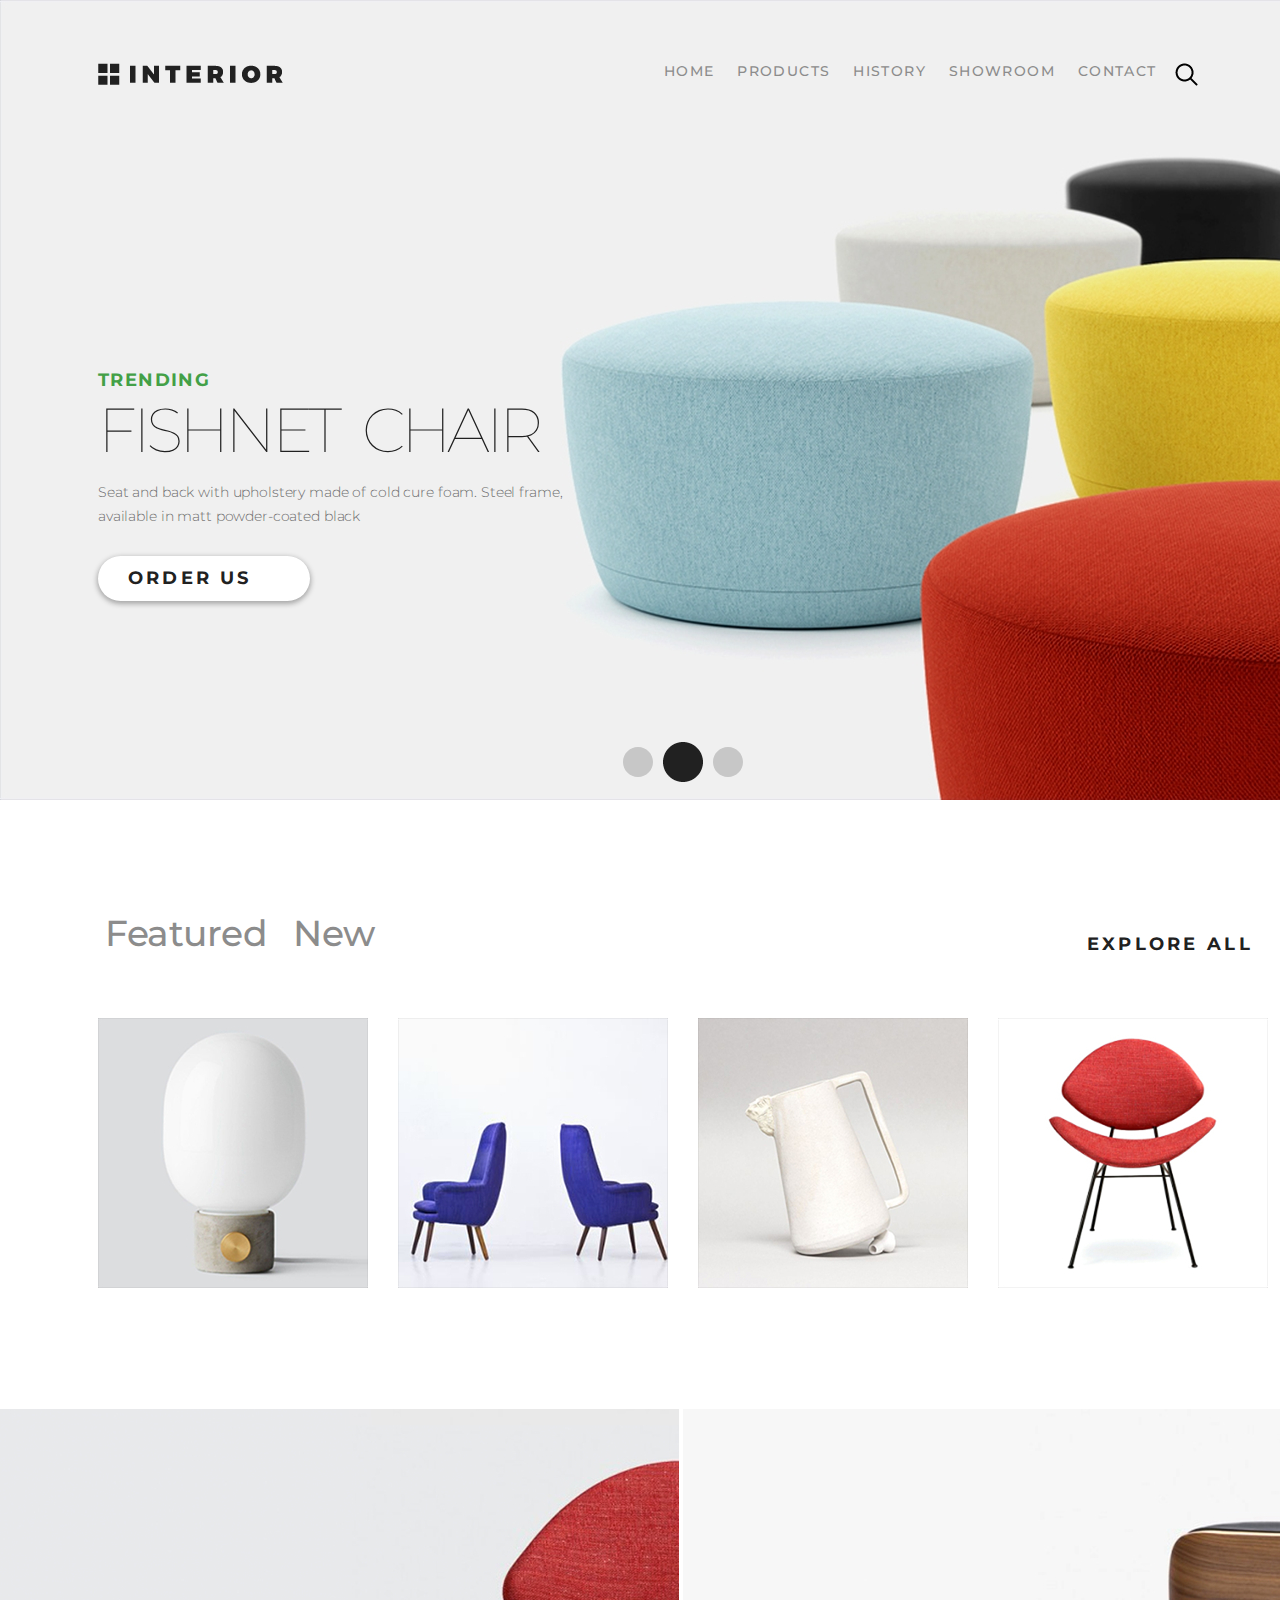
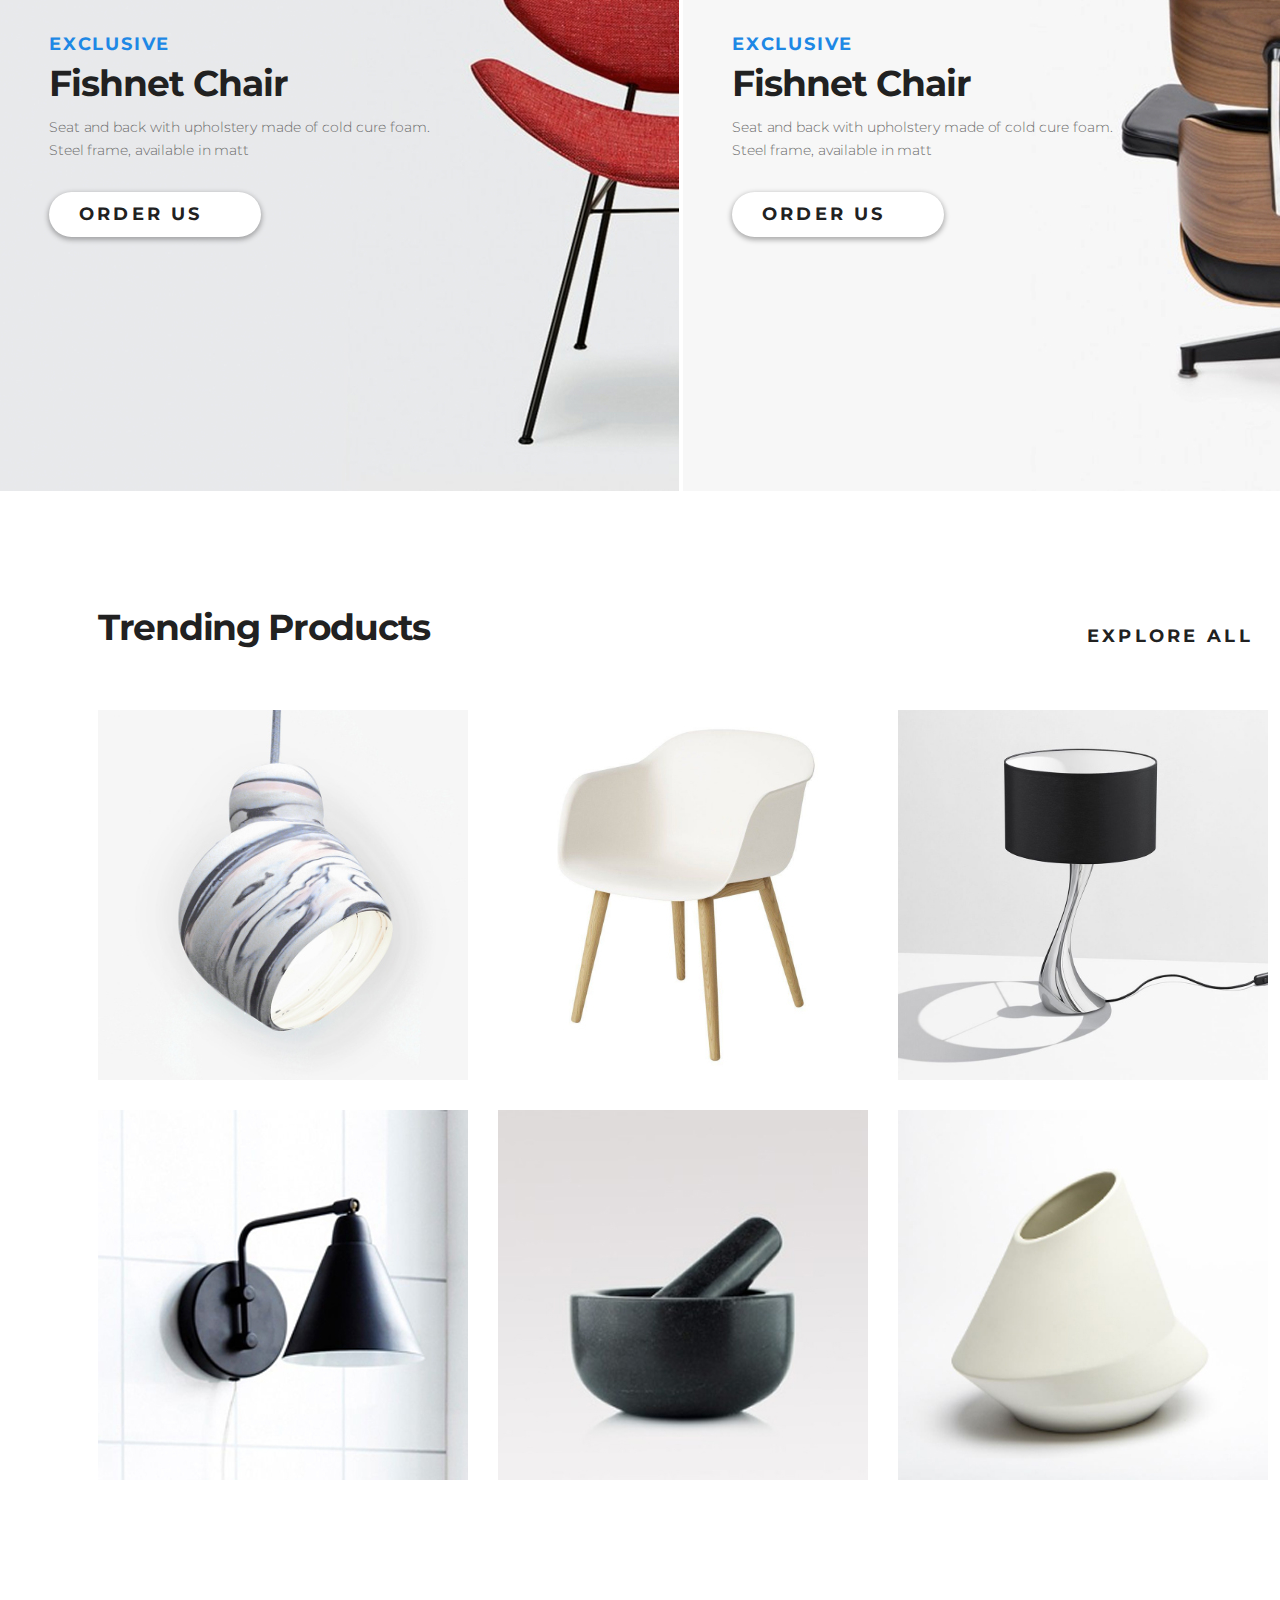
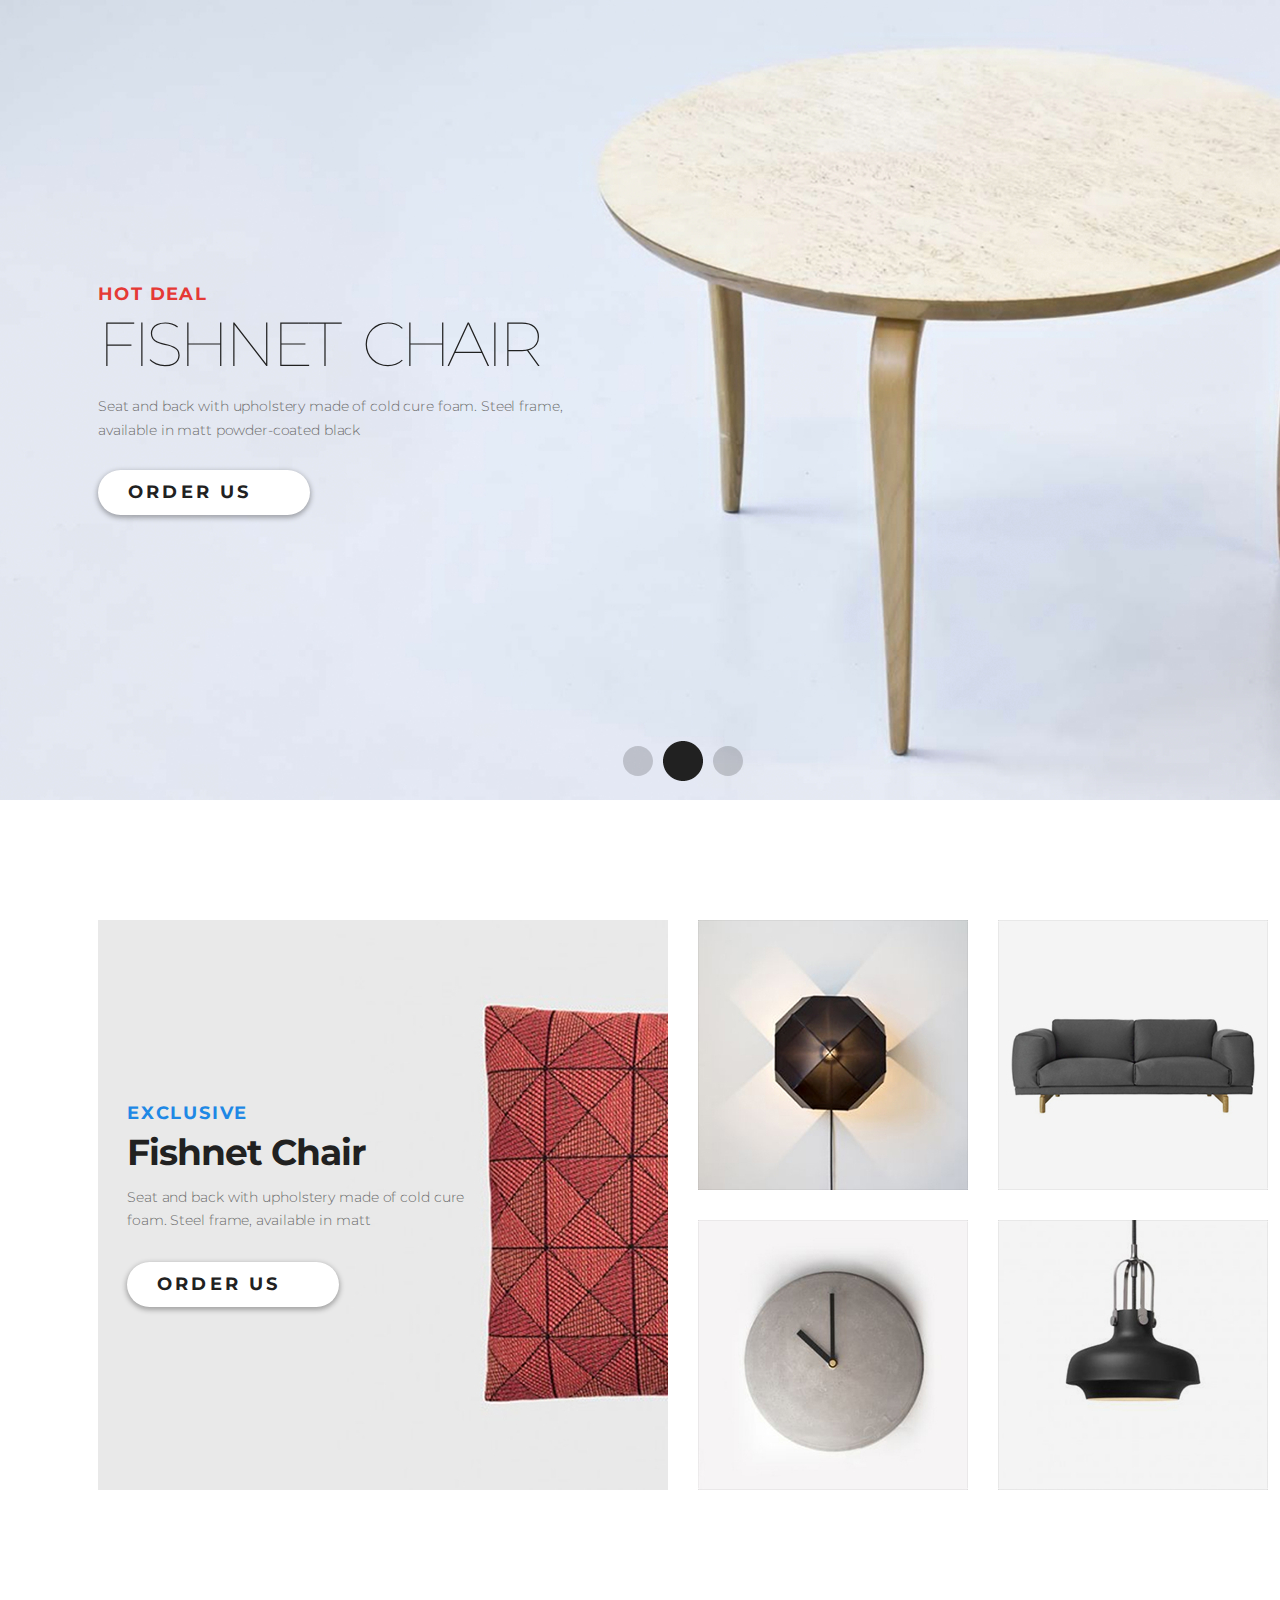
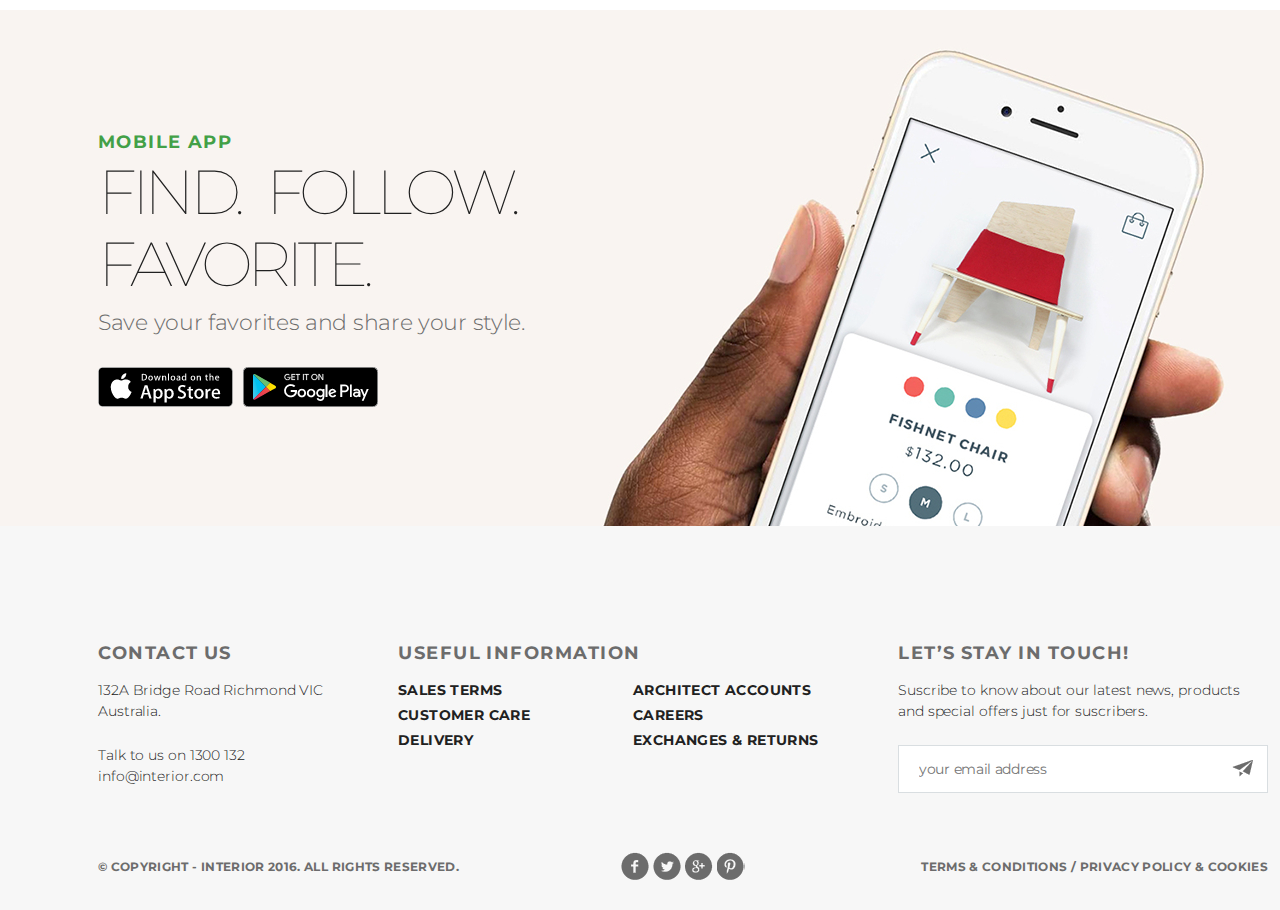
<file: index.html>
<!DOCTYPE html>
<html lang="en">

<head>
    <meta charset="UTF-8">
    <title>Interior</title>
    <link rel="stylesheet" href="style/normalize.css">
    <link rel="stylesheet" href="style/bootstrap-grid.css">
    <link rel="stylesheet" href="style/style.css"> </head>

<body>
    <div class="header">
        <div class="container">
            <div class="row">
                <div class="col-5">
                    <a href="#"><img class="logo" src="img/logo.png" alt="logo"></a>
                </div>
                <div class="col-6">
                    <ul class="menu">
                        <li><a href="index.html">HOME</a></li>
                        <li><a href="products.html">PRODUCTS</a></li>
                        <li><a href="#">HISTORY</a></li>
                        <li><a href="contact.html">SHOWROOM</a></li>
                        <li><a href="contact.html">CONTACT</a></li>
                    </ul>
                </div>
                
                <div class="col">
                    <a class="search" href="#"><img src="img/search.png" alt="search"></a>
                </div>
            </div>
            <div class="row">
                <div class="col-5">
                    <div class="text">
                        <h2>TRENDING</h2>
                        <h3>Fishnet Chair</h3>
                        <p>Seat and back with upholstery made of&nbsp;cold cure foam. Steel frame, available in&nbsp;matt powder-coated black</p> <a class="order-us" href="#">Order Us</a> </div>
                </div>
            </div>
            <div class="row">
                <div class="col"></div>
                <div class="col-2">
                    <ul class="slider">
                        <li>
                            <a href=#></a>
                        </li>
                        <li>
                            <a class="active" href=#></a>
                        </li>
                        <li>
                            <a href=#></a>
                        </li>
                    </ul>
                </div>
                <div class="col"></div>
            </div>
        </div>
    </div>
    <div class="main">
        <div class="featured-product">
            <div class="container">
                <div class="row">
                    <div class="col">
                        <ul class="menu">
                            <li><a href="#">Featured</a> </li>
                            <li><a href="#">New</a> </li>
                        </ul>
                    </div>
                    <div class="col-3"> <a class="btn-ghost" href="#">explore all</a> </div>
                </div>
                <div class="row">
                    <div class="col-3">
                        <a href="details.html" class="hidden" style="background: url(img/product-1.jpg)">
                            <div class="hide">
                                <p>Fishnet Chair</p>
                                <p>Seat and back with upholstery made of&nbsp;cold cure foam.</p>
                            </div>
                        </a>
                    </div>
                    <div class="col-3">
                        <a href="details.html" class="hidden" style="background: url(img/product-2.jpg)">
                            <div class="hide">
                                <p>Fishnet Chair</p>
                                <p>Seat and back with upholstery made of&nbsp;cold cure foam.</p>
                            </div>
                        </a>
                    </div>
                    <div class="col-3">
                        <a href="details.html" class="hidden" style="background: url(img/product-3.jpg)">
                            <div class="hide">
                                <p>Fishnet Chair</p>
                                <p>Seat and back with upholstery made of&nbsp;cold cure foam.</p>
                            </div>
                        </a>
                    </div>
                    <div class="col-3">
                        <a href="details.html" class="hidden" style="background: url(img/product-4.jpg)">
                            <div class="hide">
                                <p>Fishnet Chair</p>
                                <p>Seat and back with upholstery made of&nbsp;cold cure foam.</p>
                            </div>
                        </a>
                    </div>
                </div>
            </div>
        </div>
        <div class="promo">
            <div class="exc-text" style="background: url(img/promo-img1.jpg) no-repeat">
                <h2>exclusive</h2>
                <h3>Fishnet Chair</h3>
                <p>Seat and back with upholstery made of&nbsp;cold cure foam. Steel frame, available in&nbsp;matt</p> <a class="order-us" href="#">Order Us</a></div>
            <div class="exc-text" style="background: url(img/promo-img.jpg) no-repeat">
                <h2>exclusive</h2>
                <h3>Fishnet Chair</h3>
                <p>Seat and back with upholstery made of&nbsp;cold cure foam. Steel frame, available in&nbsp;matt</p> <a class="order-us" href="#">Order Us</a></div>
        </div>
        <div class="trending-product">
            <div class="container">
                <div class="row">
                    <div class="col">
                        <h2>Trending Products</h2> </div>
                    <div class="col"> <a class="btn-ghost" href="#">explore all</a> </div>
                </div>
                <div class="row products">
                    <div class="col">
                        <a href="details.html" class="hidden" style="background: url(img/product-11.jpg)">
                            <div class="hide">
                                <p>Fishnet Chair</p>
                                <p>Seat and back with upholstery made of&nbsp;cold cure foam.</p>
                            </div>
                        </a>
                    </div>
                    <div class="col">
                        <a href="details.html" class="hidden" style="background: url(img/product-21.jpg)">
                            <div class="hide">
                                <p>Fishnet Chair</p>
                                <p>Seat and back with upholstery made of&nbsp;cold cure foam.</p>
                            </div>
                        </a>
                    </div>
                    <div class="col">
                        <a href="details.html" class="hidden" style="background: url(img/product-31.jpg)">
                            <div class="hide">
                                <p>Fishnet Chair</p>
                                <p>Seat and back with upholstery made of&nbsp;cold cure foam.</p>
                            </div>
                        </a>
                    </div>
                    <div class="col">
                        <a href="details.html" class="hidden" style="background: url(img/product-41.jpg)">
                            <div class="hide">
                                <p>Fishnet Chair</p>
                                <p>Seat and back with upholstery made of&nbsp;cold cure foam.</p>
                            </div>
                        </a>
                    </div>
                    <div class="col">
                        <a href="details.html" class="hidden" style="background: url(img/product-5.jpg)">
                            <div class="hide">
                                <p>Fishnet Chair</p>
                                <p>Seat and back with upholstery made of&nbsp;cold cure foam.</p>
                            </div>
                        </a>
                    </div>
                    <div class="col">
                        <a href="details.html" class="hidden" style="background: url(img/product-6.jpg)">
                            <div class="hide">
                                <p>Fishnet Chair</p>
                                <p>Seat and back with upholstery made of&nbsp;cold cure foam.</p>
                            </div>
                        </a>
                    </div>
                </div>
            </div>
        </div>
        <div class="hot-deals">
            <div class="container">
                <div class="row">
                    <div class="col-5 text">
                        <h2>Hot deal</h2>
                        <h3>Fishnet Chair</h3>
                        <p>Seat and back with upholstery made of&nbsp;cold cure foam. Steel frame, available in&nbsp;matt powder-coated black</p> <a class="order-us" href="#">Order Us</a></div>
                </div>
                <div class="row">
                    <div class="col">
                        <ul class="slider">
                            <li>
                                <a href=#></a>
                            </li>
                            <li>
                                <a class="active" href=#></a>
                            </li>
                            <li>
                                <a href=#></a>
                            </li>
                        </ul>
                    </div>
                </div>
            </div>
        </div>
        <div class="exclusive-product">
            <div class="container">
                <div class="row">
                    <div class="col-6 left">
                        <div class="exc-text">
                            <h2>exclusive</h2>
                            <h3>Fishnet Chair</h3>
                            <p>Seat and back with upholstery made of&nbsp;cold cure foam. Steel frame, available in&nbsp;matt</p> <a class="order-us" href="#">Order Us</a></div>
                    </div>
                    <div class="col-6 right">
                        <div class="row">
                            <div class="col">
                                <a href="details.html" class="hidden" style="background: url(img/product-2-sm.jpg)">
                                    <div class="hide">
                                        <p>Fishnet Chair</p>
                                        <p>Seat and back with upholstery made of&nbsp;cold cure foam.</p>
                                    </div>
                                </a>
                            </div>
                            <div class="col">
                                <a href="details.html" class="hidden" style="background: url(img/product-3-sm.jpg)">
                                    <div class="hide">
                                        <p>Fishnet Chair</p>
                                        <p>Seat and back with upholstery made of&nbsp;cold cure foam.</p>
                                    </div>
                                </a>
                            </div>
                            <div class="col">
                                <a href="details.html" class="hidden" style="background: url(img/product-4-sm.jpg)">
                                    <div class="hide">
                                        <p>Fishnet Chair</p>
                                        <p>Seat and back with upholstery made of&nbsp;cold cure foam.</p>
                                    </div>
                                </a>
                            </div>
                            <div class="col">
                                <a href="details.html" class="hidden" style="background: url(img/product-5-sm.jpg)">
                                    <div class="hide">
                                        <p>Fishnet Chair</p>
                                        <p>Seat and back with upholstery made of&nbsp;cold cure foam.</p>
                                    </div>
                                </a>
                            </div>
                        </div>
                    </div>
                </div>
            </div>
        </div>
        <div class="mobile-apps">
            <div class="container">
                <div class="row">
                    <div class="col-5">
                        <div class="text">
                            <h2>mobile app</h2>
                            <h3>Find. Follow. Favorite.</h3>
                            <p>Save your favorites and share your style.</p>
                            <a class="app-store" href="#"></a>
                            <a class="google-play" href="#"></a>
                        </div>
                    </div>
                </div>
            </div>
        </div>
    </div>
    <div class="footer">
        <div class="container">
            <div class="row top">
                <div class="col-3 contact">
                    <h3>Contact Us</h3>
                    <p>132A Bridge Road Richmond VIC Australia.</p>
                    <p>Talk to us on 1300 132<br>info@interior.com</p>
                </div>
                <div class="col-5 use-inf">
                    <h3>Useful Information</h3>
                    <ul>
                        <li><a href="#">Sales terms</a></li>
                        <li><a href="#">Architect accounts</a></li>
                        <li><a href="#">Customer care</a></li>
                        <li><a href="#">Careers</a></li>
                        <li><a href="#">Delivery</a></li>
                        <li><a href="#">Exchanges&nbsp;&amp;&nbsp;returns</a></li>
                    </ul>
                </div>
                <div class="col-4 subscribe">
                    <h3>Let’s Stay in Touch!</h3>
                    <p>Suscribe to know about our latest news, products and special offers just for suscribers.</p>
                    <div class="email">
                        <input name="email" type="email" placeholder="your email address">
                        <a href="#"><img src="img/telegram.png" alt="send"></a>
                    </div>
                </div>
            </div>
            <div class="row bottom">
                <div class="col-4">
                    <p class="copy">&copy;&nbsp;Copyright - INTERIOR 2016. All Rights Reserved.</p>
                </div>
                <div class="col">
                    <div class="social-links">
                        <a href="#" class="fb"></a>
                        <a href="#" class="tw"></a>
                        <a href="#" class="g"></a>
                        <a href="#" class="p"></a>
                    </div>
                </div>
                <div class="col-4">
                    <p class="policy">Terms &amp;&nbsp;Conditions&nbsp;/ Privacy policy &amp;&nbsp;Cookies</p>
                </div>
            </div>
        </div>
    </div>
</body>

</html>
</file>
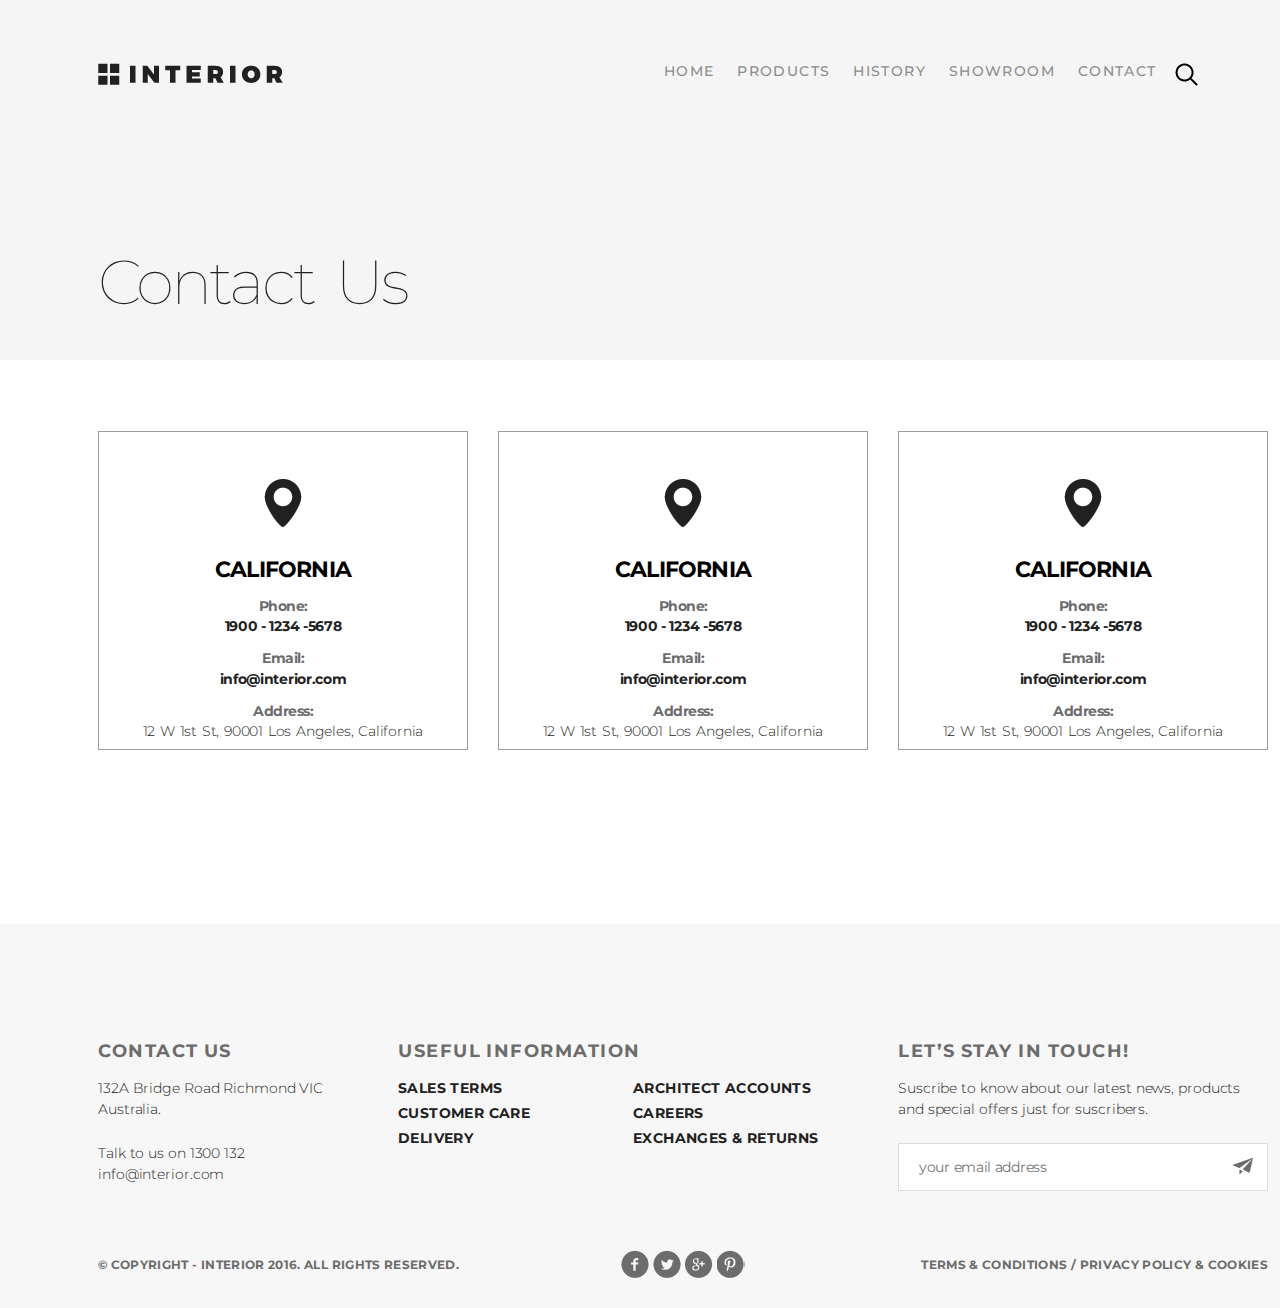
<file: contact.html>
<!DOCTYPE html>
<html lang="en">

<head>
    <meta charset="UTF-8">
    <title>Interior</title>
    <link rel="stylesheet" href="style/normalize.css">
    <link rel="stylesheet" href="style/bootstrap-grid.css">
    <link rel="stylesheet" href="style/style.css"> </head>

<body>
    <div class="header header-2">
        <div class="container">
            <div class="row">
                <div class="col-5">
                    <a href="#"><img class="logo" src="img/logo.png" alt="logo"></a>
                </div>
                <div class="col-6">
                    <ul class="menu">
                        <li><a href="index.html">HOME</a></li>
                        <li><a href="products.html">PRODUCTS</a></li>
                        <li><a href="#">HISTORY</a></li>
                        <li><a href="#">SHOWROOM</a></li>
                        <li><a href="contact.html">CONTACT</a></li>
                    </ul>
                </div>
                <div class="col">
                    <a class="search" href="#"><img src="img/search.png" alt="search"></a>
                </div>
            </div>
            <div class="row">
                <div class="col-5">
                    <div class="text">
                        <h1>Contact Us</h1> </div>
                </div>
            </div>
        </div>
    </div>
    <div class="main">
        <div class="container">
            <div class="row">
                <div class="col">
                    <div class="card">
                        <a href="#"><img src="img/point.png" alt="point"></a>
                        <h2>California</h2>
                        <div class="phone">
                            <h3>Phone:</h3>
                            <p>1900 - 1234 -5678</p>
                        </div>
                        <div class="email">
                            <h3>Email:</h3>
                            <p>info@interior.com</p>
                        </div>
                        <div class="address">
                            <h3>Address:</h3>
                            <p>12 W 1st St, 90001 Los Angeles, California</p>
                        </div>
                    </div>
                </div>
                <div class="col">
                    <div class="card">
                        <a href="#"><img src="img/point.png" alt="point"></a>
                        <h2>California</h2>
                        <div class="phone">
                            <h3>Phone:</h3>
                            <p>1900 - 1234 -5678</p>
                        </div>
                        <div class="email">
                            <h3>Email:</h3>
                            <p>info@interior.com</p>
                        </div>
                        <div class="address">
                            <h3>Address:</h3>
                            <p>12 W 1st St, 90001 Los Angeles, California</p>
                        </div>
                    </div>
                </div>
                <div class="col">
                    <div class="card">
                        <a href="#"><img src="img/point.png" alt="point"></a>
                        <h2>California</h2>
                        <div class="phone">
                            <h3>Phone:</h3>
                            <p>1900 - 1234 -5678</p>
                        </div>
                        <div class="email">
                            <h3>Email:</h3>
                            <p>info@interior.com</p>
                        </div>
                        <div class="address">
                            <h3>Address:</h3>
                            <p>12 W 1st St, 90001 Los Angeles, California</p>
                        </div>
                    </div>
                </div>
            </div>
        </div>
    </div>
    <div class="footer">
        <div class="container">
            <div class="row top">
                <div class="col-3 contact">
                    <h3>Contact Us</h3>
                    <p>132A Bridge Road Richmond VIC Australia.</p>
                    <p>Talk to us on 1300 132
                        <br>info@interior.com</p>
                </div>
                <div class="col-5 use-inf">
                    <h3>Useful Information</h3>
                    <ul>
                        <li><a href="#">Sales terms</a></li>
                        <li><a href="#">Architect accounts</a></li>
                        <li><a href="#">Customer care</a></li>
                        <li><a href="#">Careers</a></li>
                        <li><a href="#">Delivery</a></li>
                        <li><a href="#">Exchanges&nbsp;&amp;&nbsp;returns</a></li>
                    </ul>
                </div>
                <div class="col-4 subscribe">
                    <h3>Let’s Stay in Touch!</h3>
                    <p>Suscribe to know about our latest news, products and special offers just for suscribers.</p>
                    <div class="email">
                        <input name="email" type="email" placeholder="your email address">
                        <a href="#"><img src="img/telegram.png" alt="send"></a>
                    </div>
                </div>
            </div>
            <div class="row bottom">
                <div class="col-4">
                    <p class="copy">&copy;&nbsp;Copyright - INTERIOR 2016. All Rights Reserved.</p>
                </div>
                <div class="col">
                    <div class="social-links">
                        <a href="#" class="fb"></a>
                        <a href="#" class="tw"></a>
                        <a href="#" class="g"></a>
                        <a href="#" class="p"></a>
                    </div>
                </div>
                <div class="col-4">
                    <p class="policy">Terms &amp;&nbsp;Conditions&nbsp;/ Privacy policy &amp;&nbsp;Cookies</p>
                </div>
            </div>
        </div>
    </div>
</body>

</html>
</file>
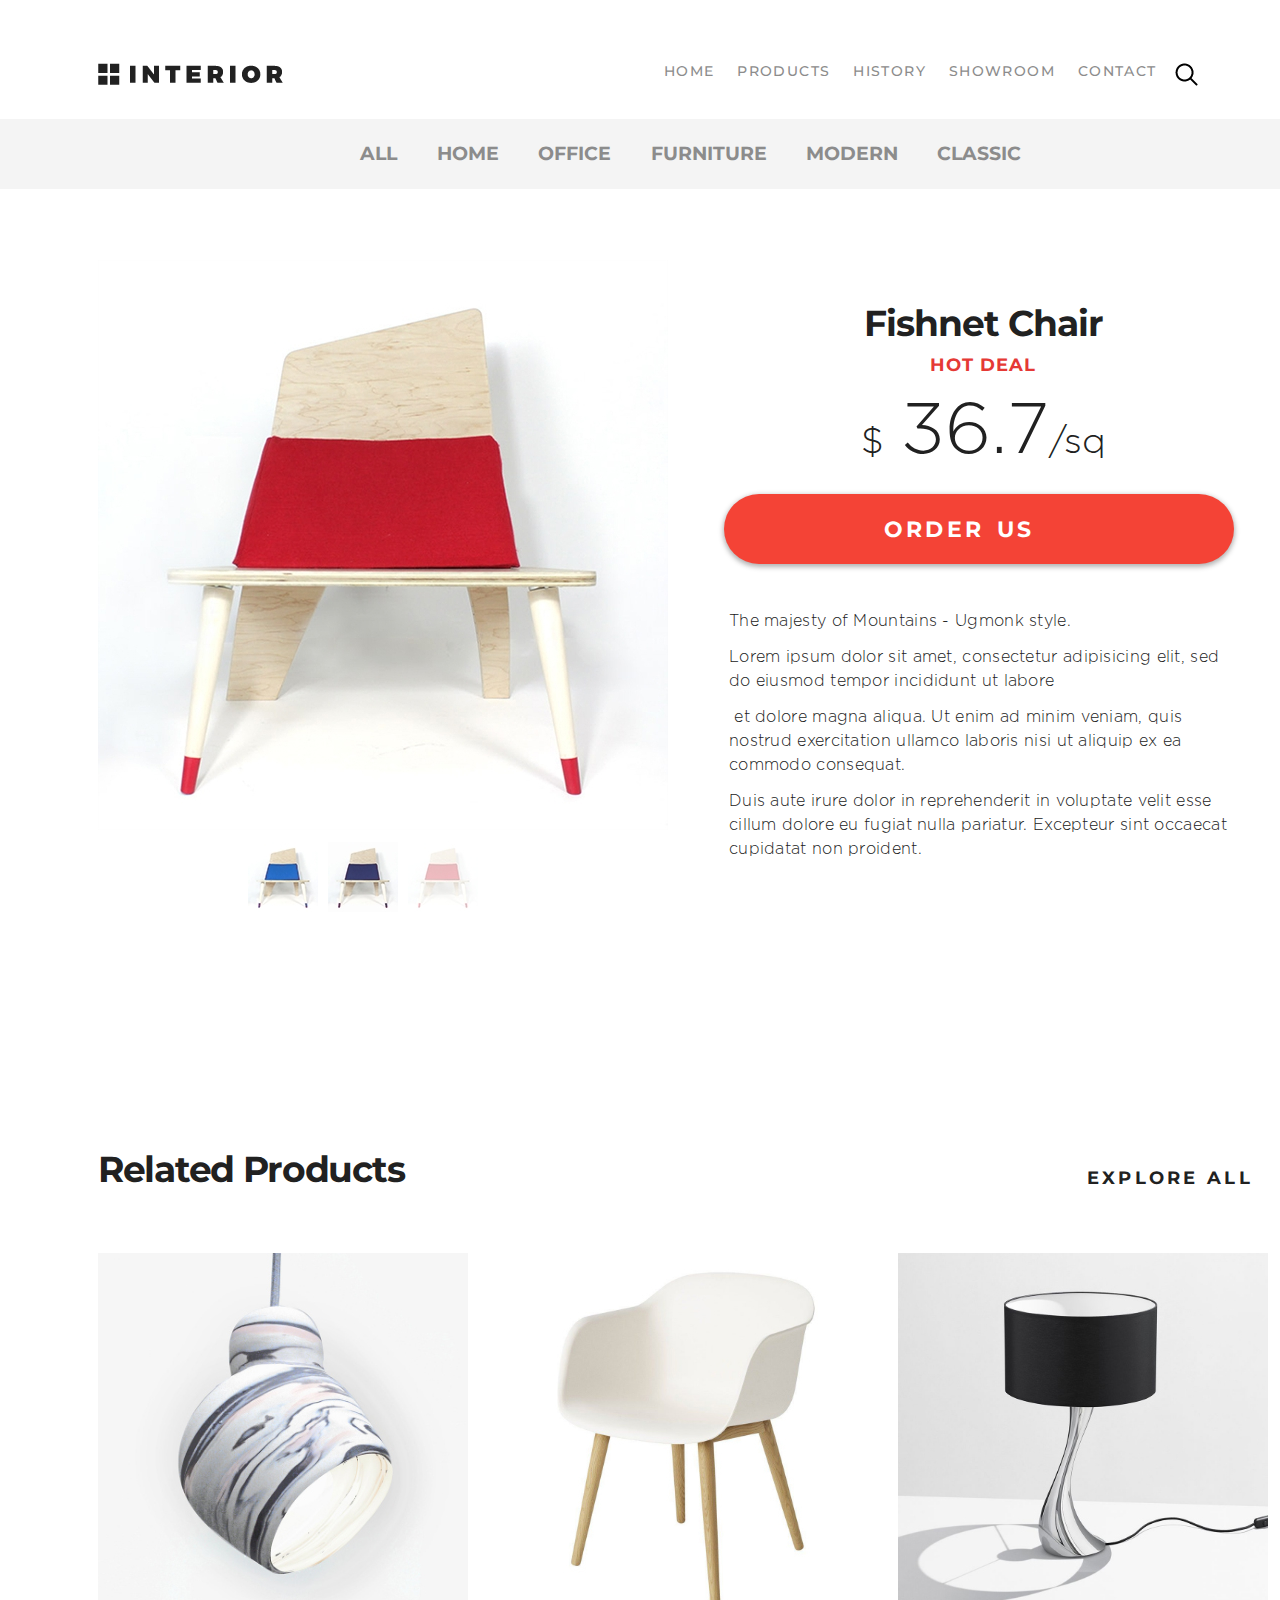
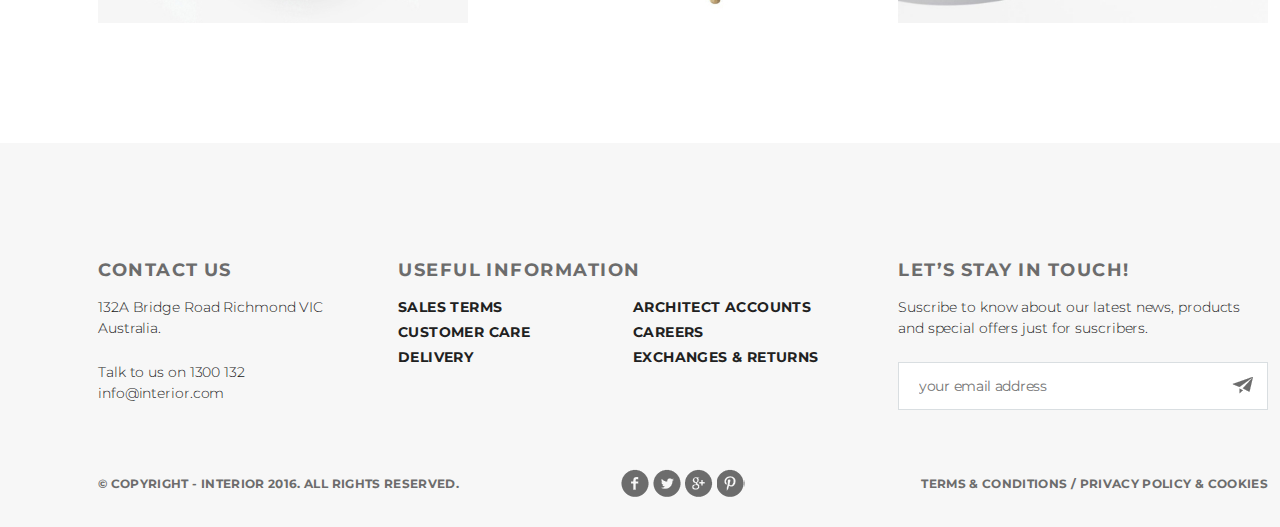
<file: details.html>
<!DOCTYPE html>
<html lang="en">

<head>
    <meta charset="UTF-8">
    <title>Interior</title>
    <link rel="stylesheet" href="style/normalize.css">
    <link rel="stylesheet" href="style/bootstrap-grid.css">
    <link rel="stylesheet" href="style/style.css"> </head>

<body>
    <div class="header header-3">
        <div class="container">
            <div class="row">
                <div class="col-5">
                    <a href="#"><img class="logo" src="img/logo.png" alt="logo"></a>
                </div>
                <div class="col-6">
                    <ul class="menu">
                        <li><a href="index.html">HOME</a></li>
                        <li><a href="products.html">PRODUCTS</a></li>
                        <li><a href="#">HISTORY</a></li>
                        <li><a href="#">SHOWROOM</a></li>
                        <li><a href="contact.html">CONTACT</a></li>
                    </ul>
                </div>
                <div class="col">
                    <a class="search" href="#"><img src="img/search.png" alt="search"></a>
                </div>
            </div>
        </div>
        <div class="row our-product">
            <div class="col">
                <ul class="menu">
                    <li><a href="#">ALL</a></li>
                    <li><a href="index.html">HOME</a></li>
                    <li><a href="#">OFFICE</a></li>
                    <li><a href="#">FURNITURE</a></li>
                    <li><a href="#">MODERN</a></li>
                    <li><a href="#">CLASSIC</a></li>
                </ul>
            </div>
        </div>
    </div>
    <div class="main">
        <div class="container">
            <div class="product-slider">
                <div class="row">
                    <div class="col">
                        <div class="slider-1">
                            <a href="img/slider1.jpg" target="_blank"><img src="img/slider1.jpg" alt="slider-1"></a>
                        </div>
                        <div class="controll">
                            <a href="img/controll.jpg" target="_blank"><img src="img/controll.jpg" alt="controll"></a>
                            <a href="img/controll11.jpg" target="_blank"><img src="img/controll11.jpg" alt="controll11"></a>
                            <a href="img/controll2.jpg" target="_blank"><img src="img/controll2.jpg" alt="controll2"></a>
                        </div>
                    </div>
                    <div class="col">
                        <div class="hot-deals">
                            <h2>Fishnet Chair</h2>
                            <h3>Hot deal</h3>
                            
                            <p class="price"><span>$</span>36.7<span>/sq</span></p>
                            <a class="order-us" href="#">Order Us</a>
                            <div class="desc">
                            <p>The majesty of Mountains - Ugmonk style.</p> <p>Lorem ipsum dolor sit amet, consectetur adipisicing elit, sed do eiusmod tempor incididunt ut labore </p> <p>&nbsp;et dolore magna aliqua. Ut enim ad minim veniam, quis nostrud exercitation ullamco laboris nisi ut aliquip ex ea commodo consequat.</p> <p>Duis aute irure dolor in reprehenderit in voluptate velit esse cillum dolore eu fugiat nulla pariatur. Excepteur sint occaecat cupidatat non proident.</p>
                            </div>
                            </div>
                    </div>
                </div>
            </div>
            <div class="trending-product">
     <div class="row">
                    <div class="col">
                        <h2>Related Products</h2> </div>
                    <div class="col"> <a class="btn-ghost" href="#">explore all</a> </div>
                </div>
                <div class="row products">
                    <div class="col">
                        <a href="#" class="hidden" style="background: url(img/product-11.jpg)">
                            <div class="hide">
                                <p>Fishnet Chair</p>
                                <p>Seat and back with upholstery made of&nbsp;cold cure foam.</p>
                            </div>
                        </a>
                    </div>
                    <div class="col">
                        <a href="#" class="hidden" style="background: url(img/product-21.jpg)">
                            <div class="hide">
                                <p>Fishnet Chair</p>
                                <p>Seat and back with upholstery made of&nbsp;cold cure foam.</p>
                            </div>
                        </a>
                    </div>
                    <div class="col">
                        <a href="#" class="hidden" style="background: url(img/product-31.jpg)">
                            <div class="hide">
                                <p>Fishnet Chair</p>
                                <p>Seat and back with upholstery made of&nbsp;cold cure foam.</p>
                            </div>
                        </a>
                    </div>
                </div>
            </div>
        </div>
    </div>
    <div class="footer">
        <div class="container">
            <div class="row top">
                <div class="col-3 contact">
                    <h3>Contact Us</h3>
                    <p>132A Bridge Road Richmond VIC Australia.</p>
                    <p>Talk to us on 1300 132
                        <br>info@interior.com</p>
                </div>
                <div class="col-5 use-inf">
                    <h3>Useful Information</h3>
                    <ul>
                        <li><a href="#">Sales terms</a></li>
                        <li><a href="#">Architect accounts</a></li>
                        <li><a href="#">Customer care</a></li>
                        <li><a href="#">Careers</a></li>
                        <li><a href="#">Delivery</a></li>
                        <li><a href="#">Exchanges&nbsp;&amp;&nbsp;returns</a></li>
                    </ul>
                </div>
                <div class="col-4 subscribe">
                    <h3>Let’s Stay in Touch!</h3>
                    <p>Suscribe to know about our latest news, products and special offers just for suscribers.</p>
                    <div class="email">
                        <input name="email" type="email" placeholder="your email address">
                        <a href="#"><img src="img/telegram.png" alt="send"></a>
                    </div>
                </div>
            </div>
            <div class="row bottom">
                <div class="col-4">
                    <p class="copy">&copy;&nbsp;Copyright - INTERIOR 2016. All Rights Reserved.</p>
                </div>
                <div class="col">
                    <div class="social-links">
                        <a href="#" class="fb"></a>
                        <a href="#" class="tw"></a>
                        <a href="#" class="g"></a>
                        <a href="#" class="p"></a>
                    </div>
                </div>
                <div class="col-4">
                    <p class="policy">Terms &amp;&nbsp;Conditions&nbsp;/ Privacy policy &amp;&nbsp;Cookies</p>
                </div>
            </div>
        </div>
    </div>
</body>

</html>
</file>
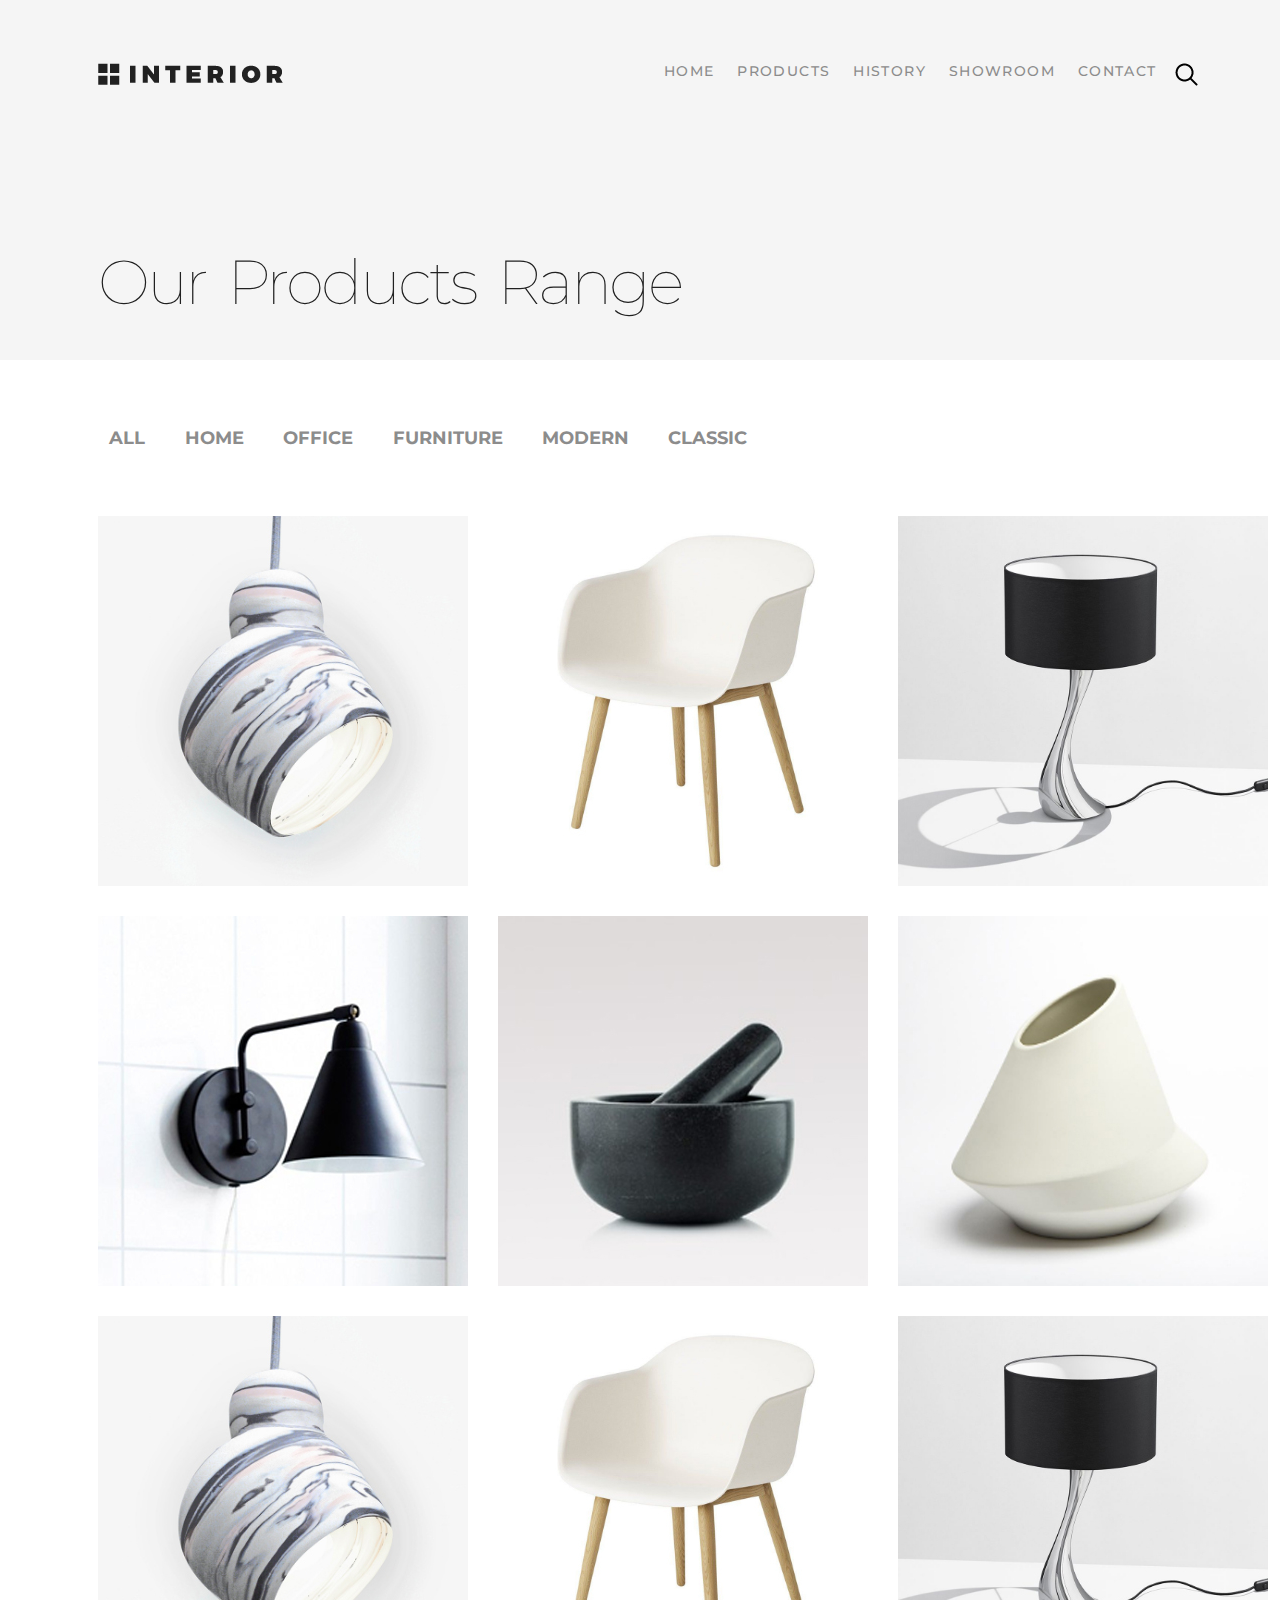
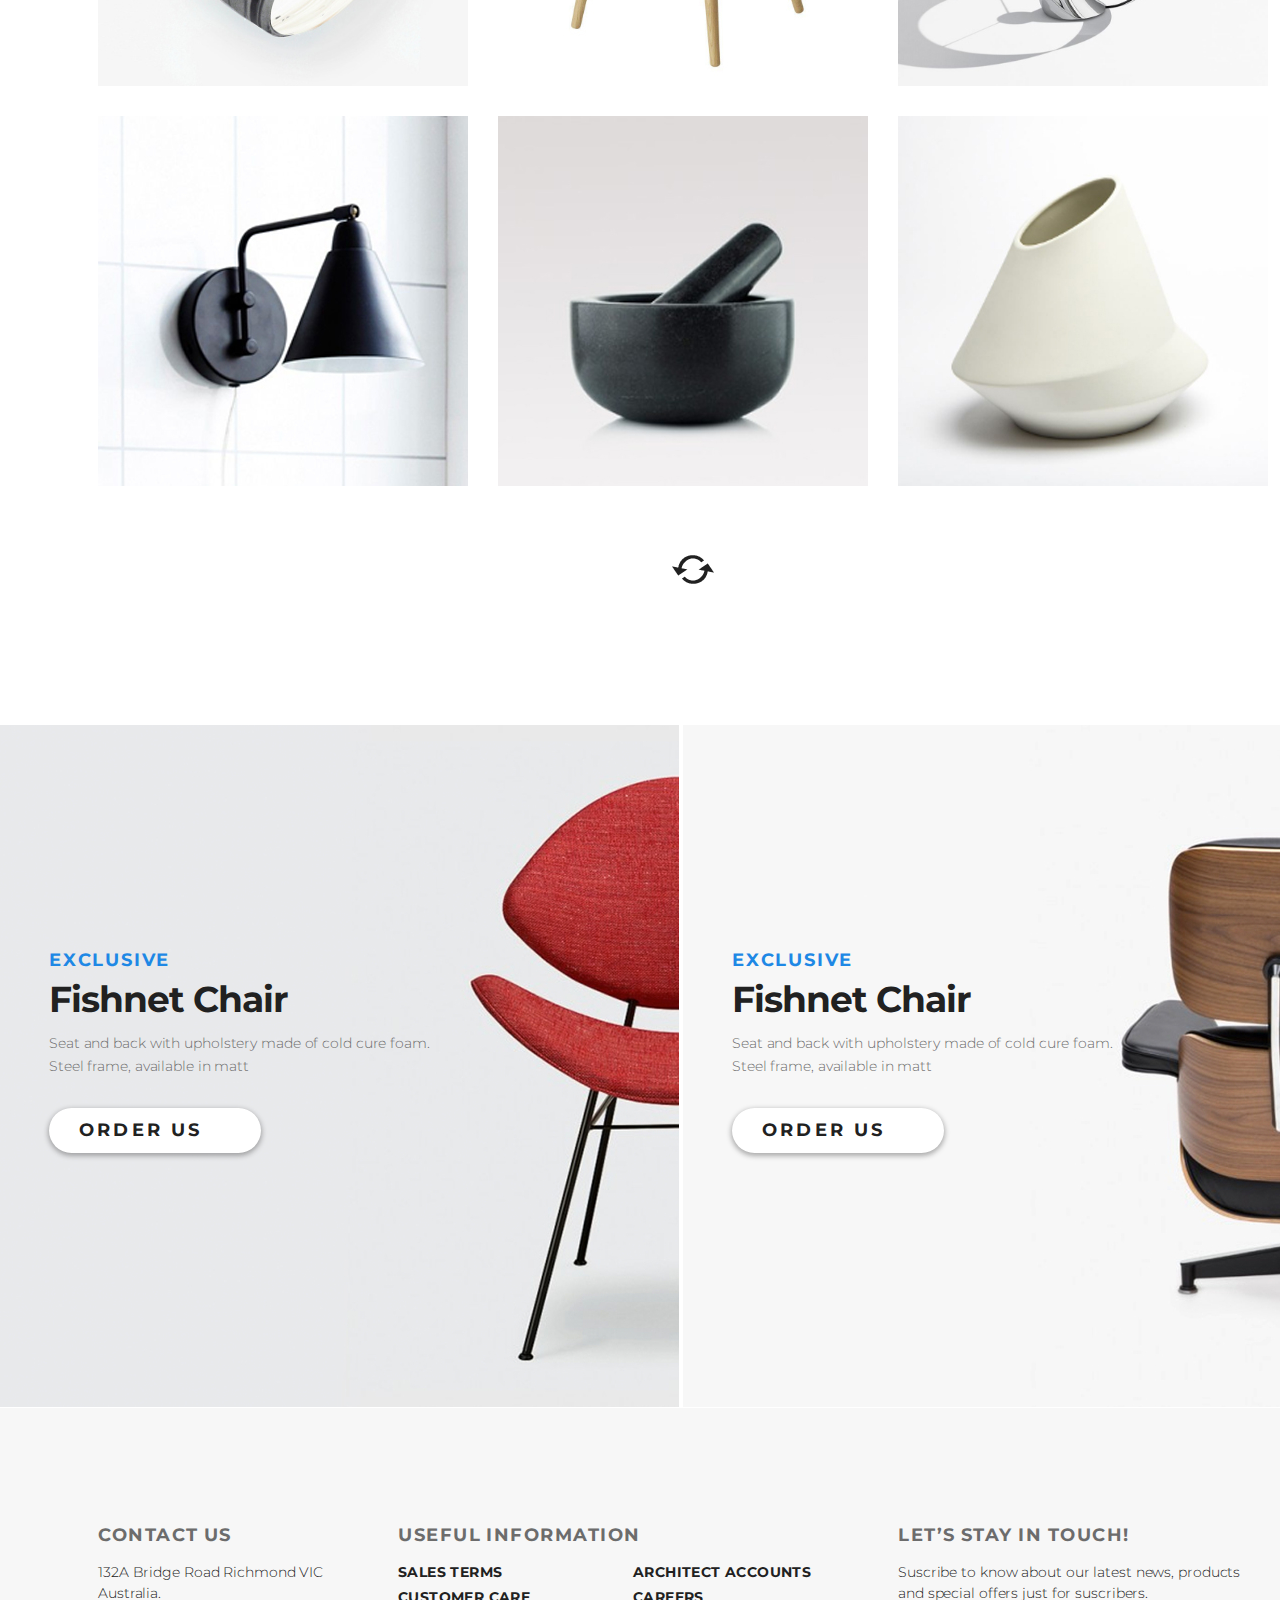
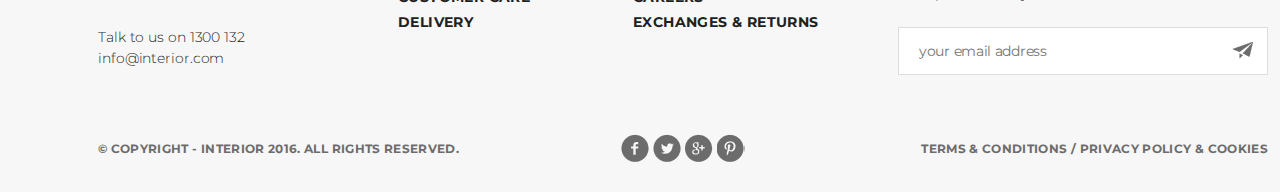
<file: products.html>
<!DOCTYPE html>
<html lang="en">

<head>
    <meta charset="UTF-8">
    <title>Interior</title>
    <link rel="stylesheet" href="style/normalize.css">
    <link rel="stylesheet" href="style/bootstrap-grid.css">
    <link rel="stylesheet" href="style/style.css"> </head>

<body>
    <div class="header header-2">
        <div class="container">
            <div class="row">
                <div class="col-5">
                    <a href="#"><img class="logo" src="img/logo.png" alt="logo"></a>
                </div>
                <div class="col-6">
                    <ul class="menu">
                        <li><a href="index.html">HOME</a></li>
                        <li><a href="products.html">PRODUCTS</a></li>
                        <li><a href="#">HISTORY</a></li>
                        <li><a href="#">SHOWROOM</a></li>
                        <li><a href="contact.html">CONTACT</a></li>
                    </ul>
                </div>
                <div class="col">
                    <a class="search" href="#"><img src="img/search.png" alt="search"></a>
                </div>
            </div>
            <div class="row">
                <div class="col">
                    <div class="text">
                        <h1>Our Products Range</h1> </div>
                </div>
            </div>
        </div>
    </div>
    <div class="main">
        <div class="container">
            <div class="row our-product">
                <div class="col">
                    <ul class="menu">
                        <li><a href="#">ALL</a></li>
                        <li><a href="index.html">HOME</a></li>
                        <li><a href="#">OFFICE</a></li>
                        <li><a href="#">FURNITURE</a></li>
                        <li><a href="#">MODERN</a></li>
                        <li><a href="#">CLASSIC</a></li>
                    </ul>
                </div>
            </div>
            <div class="trending-product">
                <div class="row products">
                    <div class="col">
                        <a href="details.html" class="hidden" style="background: url(img/product-11.jpg)">
                            <div class="hide">
                                <p>Fishnet Chair</p>
                                <p>Seat and back with upholstery made of&nbsp;cold cure foam.</p>
                            </div>
                        </a>
                    </div>
                    <div class="col">
                        <a href="details.html" class="hidden" style="background: url(img/product-21.jpg)">
                            <div class="hide">
                                <p>Fishnet Chair</p>
                                <p>Seat and back with upholstery made of&nbsp;cold cure foam.</p>
                            </div>
                        </a>
                    </div>
                    <div class="col">
                        <a href="details.html" class="hidden" style="background: url(img/product-31.jpg)">
                            <div class="hide">
                                <p>Fishnet Chair</p>
                                <p>Seat and back with upholstery made of&nbsp;cold cure foam.</p>
                            </div>
                        </a>
                    </div>
                    <div class="col">
                        <a href="details.html" class="hidden" style="background: url(img/product-41.jpg)">
                            <div class="hide">
                                <p>Fishnet Chair</p>
                                <p>Seat and back with upholstery made of&nbsp;cold cure foam.</p>
                            </div>
                        </a>
                    </div>
                    <div class="col">
                        <a href="details.html" class="hidden" style="background: url(img/product-5.jpg)">
                            <div class="hide">
                                <p>Fishnet Chair</p>
                                <p>Seat and back with upholstery made of&nbsp;cold cure foam.</p>
                            </div>
                        </a>
                    </div>
                    <div class="col">
                        <a href="details.html" class="hidden" style="background: url(img/product-6.jpg)">
                            <div class="hide">
                                <p>Fishnet Chair</p>
                                <p>Seat and back with upholstery made of&nbsp;cold cure foam.</p>
                            </div>
                        </a>
                    </div>
                    <div class="col">
                        <a href="details.html" class="hidden" style="background: url(img/product-11.jpg)">
                            <div class="hide">
                                <p>Fishnet Chair</p>
                                <p>Seat and back with upholstery made of&nbsp;cold cure foam.</p>
                            </div>
                        </a>
                    </div>
                    <div class="col">
                        <a href="details.html" class="hidden" style="background: url(img/product-21.jpg)">
                            <div class="hide">
                                <p>Fishnet Chair</p>
                                <p>Seat and back with upholstery made of&nbsp;cold cure foam.</p>
                            </div>
                        </a>
                    </div>
                    <div class="col">
                        <a href="details.html" class="hidden" style="background: url(img/product-31.jpg)">
                            <div class="hide">
                                <p>Fishnet Chair</p>
                                <p>Seat and back with upholstery made of&nbsp;cold cure foam.</p>
                            </div>
                        </a>
                    </div>
                    <div class="col">
                        <a href="details.html" class="hidden" style="background: url(img/product-41.jpg)">
                            <div class="hide">
                                <p>Fishnet Chair</p>
                                <p>Seat and back with upholstery made of&nbsp;cold cure foam.</p>
                            </div>
                        </a>
                    </div>
                    <div class="col">
                        <a href="details.html" class="hidden" style="background: url(img/product-5.jpg)">
                            <div class="hide">
                                <p>Fishnet Chair</p>
                                <p>Seat and back with upholstery made of&nbsp;cold cure foam.</p>
                            </div>
                        </a>
                    </div>
                    <div class="col">
                        <a href="details.html" class="hidden" style="background: url(img/product-6.jpg)">
                            <div class="hide">
                                <p>Fishnet Chair</p>
                                <p>Seat and back with upholstery made of&nbsp;cold cure foam.</p>
                            </div>
                        </a>
                    </div>
                </div>
            </div> <a href="#"><img class="refresh" src="img/refresh.png" alt="refresh"></a> </div>
        <div class="promo promo-2">
            <div class="exc-text" style="background: url(img/promo-img1.jpg) no-repeat">
                <h2>exclusive</h2>
                <h3>Fishnet Chair</h3>
                <p>Seat and back with upholstery made of&nbsp;cold cure foam. Steel frame, available in&nbsp;matt</p> <a class="order-us" href="#">Order Us</a></div>
            <div class="exc-text" style="background: url(img/promo-img.jpg) no-repeat">
                <h2>exclusive</h2>
                <h3>Fishnet Chair</h3>
                <p>Seat and back with upholstery made of&nbsp;cold cure foam. Steel frame, available in&nbsp;matt</p> <a class="order-us" href="#">Order Us</a></div>
        </div>
    </div>
    <div class="footer">
        <div class="container">
            <div class="row top">
                <div class="col-3 contact">
                    <h3>Contact Us</h3>
                    <p>132A Bridge Road Richmond VIC Australia.</p>
                    <p>Talk to us on 1300 132
                        <br>info@interior.com</p>
                </div>
                <div class="col-5 use-inf">
                    <h3>Useful Information</h3>
                    <ul>
                        <li><a href="#">Sales terms</a></li>
                        <li><a href="#">Architect accounts</a></li>
                        <li><a href="#">Customer care</a></li>
                        <li><a href="#">Careers</a></li>
                        <li><a href="#">Delivery</a></li>
                        <li><a href="#">Exchanges&nbsp;&amp;&nbsp;returns</a></li>
                    </ul>
                </div>
                <div class="col-4 subscribe">
                    <h3>Let’s Stay in Touch!</h3>
                    <p>Suscribe to know about our latest news, products and special offers just for suscribers.</p>
                    <div class="email">
                        <input name="email" type="email" placeholder="your email address">
                        <a href="#"><img src="img/telegram.png" alt="send"></a>
                    </div>
                </div>
            </div>
            <div class="row bottom">
                <div class="col-4">
                    <p class="copy">&copy;&nbsp;Copyright - INTERIOR 2016. All Rights Reserved.</p>
                </div>
                <div class="col">
                    <div class="social-links">
                        <a href="#" class="fb"></a>
                        <a href="#" class="tw"></a>
                        <a href="#" class="g"></a>
                        <a href="#" class="p"></a>
                    </div>
                </div>
                <div class="col-4">
                    <p class="policy">Terms &amp;&nbsp;Conditions&nbsp;/ Privacy policy &amp;&nbsp;Cookies</p>
                </div>
            </div>
        </div>
    </div>
</body>

</html>
</file>
<file: style/style.css>
@import url('https://fonts.googleapis.com/css?family=Montserrat:100,200,300,400,500,600,700,800,900&display=swap');
@font-face {
    font-family: 'Gotham';
    src: url(../font/Gotham.otf);
}

* {
    font-family: 'Montserrat', sans-serif;
    text-decoration: none;
}

div {
    /*    outline: 1px solid black;*/
}

.container {
    max-width: 1200px;
}


/*блоки товаров с появлением скрытого блока*/

.hidden {
    display: block;
}

.hidden div {
    box-sizing: border-box;
    display: none;
    padding-top: 47%;
    text-align: center;
    background: rgba(255, 255, 255, 0.7) url(../img/icon-hover.png) no-repeat 50% 28%;
    height: 100%;
    width: 100%;
    color: #6c6c6c;
    font-size: 14px;
    letter-spacing: -0.5px;
    font-weight: 300;
}

.hidden p:first-child {
    color: #212121;
    font-size: 22px;
    font-weight: 700;
    margin: 0 auto;
    margin-bottom: 13px;
}

.hidden div p:last-child {
    padding: 0 30px;
    line-height: 22px;
    margin: 0 auto;
    letter-spacing: -0.1px;
}

.hidden:hover div {
    display: block;
}

.header {
    padding-top: 63px;
    margin: 0 auto;
    width: 1366px;
    height: 800px;
    background: url(../img/slider-img.jpg);
}

.menu {
    padding: 0;
    margin: 0;
    display: flex;
    justify-content: flex-end;
}

.menu li {
    list-style-type: none;
    display: inline-block;
}

.menu li a {
    padding: 0 11.4px;
    display: block;
    color: #8c8c8c;
    font-size: 14px;
    font-weight: 500;
    text-transform: uppercase;
    letter-spacing: 1.4px;
    padding-bottom: 5px;
}

.menu li a:hover {
    text-shadow: 0.2px 0.2px 0 #000, 0.2px -0.2px 0 #000, -0.2px 0.2px 0 #000, -0.2px -0.2px 0 #000, 0.2px 0px 0 #000, 0px 0.2px 0 #000, -0.2px 0px 0 #000, 0px -0.2px 0 #000;
    color: #212121;
    border-bottom: 2px solid #212121;
}

.search {
    margin-left: -23px;
}

.header .text {
    margin-top: 280px;
    margin-bottom: 141px;
}

.text h2 {
    color: #43a047;
    font-size: 18px;
    font-weight: 700;
    letter-spacing: 1.4px;
    margin-top: 0;
    margin-bottom: 8px;
    text-transform: uppercase;
}

.text h3 {
    color: #212121;
    font-size: 62px;
    line-height: 62px;
    font-weight: 100;
    letter-spacing: -4.5px;
    word-spacing: 13px;
    text-transform: uppercase;
    margin: 0;
    margin-bottom: 19px;
}

.text p {
    color: #6c6c6c;
    font-size: 14px;
    font-weight: 300;
    line-height: 24px;
    letter-spacing: -0.13px;
    margin-bottom: 28px;
}

.order-us {
    display: block;
    width: 212px;
    height: 45px;
    text-indent: 30px;
    box-shadow: 0 2px 5px 1px rgba(33, 33, 33, 0.35);
    border-radius: 23px;
    font-size: 18px;
    line-height: 45px;
    font-weight: 700;
    text-transform: uppercase;
    color: #212121;
    letter-spacing: 3.2px;
    background: #ffffff;
}

.order-us:hover {
    background: #ffffff url('../img/arrow.png') no-repeat 173px 16px;
}

.order-us:active {
    box-shadow: none;
    border: 1px solid #ccc;
}

.slider {
    display: flex;
    justify-content: center;
    height: 40px;
    list-style: none;
    padding: 0;
    margin: 0;
}

.slider li a {
    display: block;
    margin-left: 2.5px;
    margin-right: 2.5px;
    width: 40px;
    height: 40px;
    background: url(../img/navi.png) no-repeat;
    border: none;
}

.slider a {
    display: block;
    float: left;
    height: 40px;
    background: url(../img/navi.png);
    border: none;
}

.slider .active {
    background: url(../img/active.png)
}

.main {
    width: 1366px;
    margin: 0 auto;
}

.featured-product {
    margin-top: 115px;
    margin-bottom: 121px;
}

.featured-product .menu {
    justify-content: flex-start;
    height: 103px;
}

.featured-product .menu li a {
    font-size: 36px;
    line-height: 36px;
    text-transform: capitalize;
    letter-spacing: -0.5px;
    padding-bottom: 16px;
    padding-left: 7px;
    padding-right: 19px;
}

.featured-product .hidden {
    display: block;
    width: 270px;
    height: 270px;
}

.btn-ghost {
    margin-top: 17px;
    padding-right: 15px;
    display: block;
    float: right;
    font-size: 18px;
    font-weight: 700;
    line-height: 24px;
    text-transform: uppercase;
    color: #212121;
    letter-spacing: 3.3px;
    word-spacing: 0px;
}

.btn-ghost:hover {
    background: #ffffff url('../img/arrow.png') no-repeat 173px 5px;
}

.promo {
    margin-bottom: 116px;
}

.promo .exc-text {
    display: inline-block;
    width: 679px;
    height: 682px;
    padding: 211px 225px 0 49px;
}

.exc-text h2 {
    font-size: 18px;
    font-weight: 700;
    line-height: 18px;
    text-transform: uppercase;
    color: #1e88e5;
    letter-spacing: 1.8px;
    margin-bottom: 10px;
}

.exc-text h3 {
    color: #212121;
    font-size: 36px;
    font-weight: 700;
    margin: 0;
    margin-bottom: 12px;
    letter-spacing: -1px;
}

.exc-text p {
    color: #6c6c6c;
    font-size: 14px;
    font-weight: 300;
    margin-top: 0;
    margin-bottom: 30px;
    line-height: 23px;
    letter-spacing: -0.1px;
}

.trending-product {
    margin-bottom: 90px;
}

.trending-product h2 {
    color: #212121;
    font-size: 36px;
    font-weight: 700;
    margin: 0 0 62px 0;
    letter-spacing: -1.3px;
}

.trending-product .products .col {
    flex-basis: 370px;
}

.trending-product .products a {
    width: 370px;
    height: 370px;
    margin-bottom: 30px;
}

.hot-deals {
    height: 800px;
    background: url(../img/table.jpg) no-repeat;
    background-size: cover;
    padding-top: 284px;
    margin-bottom: 120px;
}

.hot-deals .text {
    margin-bottom: 226px;
}

.hot-deals h2 {
    color: #e53935;
}

.exclusive-product {
    margin-bottom: 90px;
}

.exclusive-product .left .exc-text {
    height: 570px;
    background: url(../img/product-1-lg.jpg) no-repeat;
    background-size: cover;
    padding-top: 169px;
    padding-left: 29px;
    padding-right: 200px;
}

.exclusive-product .right .col {
    flex-basis: 270px;
}

.exclusive-product .right a {
    width: 270px;
    height: 270px;
    margin-bottom: 30px;
}

.mobile-apps {
    height: 516px;
    background: url(../img/mob-apps.jpg) no-repeat;
    background-size: cover;
}

.mobile-apps .text {
    padding-top: 122px;
}

.mobile-apps .text h2 {
    margin-bottom: 3px;
}

.mobile-apps .text h3 {
    line-height: 72px;
    letter-spacing: -5.5px;
    word-spacing: 16px;
    margin-bottom: 11px;
}

.mobile-apps .text p {
    font-size: 22px;
    letter-spacing: -0.3px;
    margin-top: 0;
    margin-bottom: 32px;
}

.mobile-apps a {
    display: inline-block;
    margin-right: 6px;
    width: 135px;
    height: 40px;
}

.google-play {
    background: url(../img/google-play.png);
}

.app-store {
    background: url(../img/app-store.png);
}

.footer {
    width: 1366px;
    margin: 0 auto;
    height: 384px;
    background-color: #f7f7f7;
    padding-top: 118px;
}

.footer .top {
    margin-bottom: 42px;
}

.footer h3 {
    color: #6c6c6c;
    font-size: 18px;
    font-weight: 700;
    line-height: 18px;
    text-transform: uppercase;
    letter-spacing: 1.5px;
    word-spacing: -1.1px;
    margin-top: 0;
    margin-bottom: 18px;
}

.footer p {
    color: #212121;
    font-size: 14px;
    font-weight: 300;
    line-height: 21px;
    letter-spacing: -0.1px;
    margin-bottom: 23px;
}

.footer ul {
    padding-left: 0;
    padding-top: 3px;
    display: flex;
    flex-wrap: wrap;
    justify-content: space-between;
    height: 62px;
    width: 422px;
    list-style-type: none;
}

.footer ul li {
    width: 187px;
}

.footer ul a {
    display: block;
    height: 25px;
    color: #212121;
    font-weight: bold;
    font-size: 14px;
    line-height: 14px;
    text-transform: uppercase;
    letter-spacing: 0.4px;
}

.email {
    position: relative;
}

.subscribe input {
    font-size: 14px;
    letter-spacing: -0.3px;
    width: 100%;
    height: 48px;
    border: 1px solid #d9dee1;
    padding: 20px 40px 20px 20px;
    background: #fff;
}

.email a {
    position: absolute;
    width: 21px;
    height: 17px;
    top: 15px;
    right: 15px;
}

.bottom p {
    color: #6c6c6c;
    font-size: 12px;
    font-weight: 700;
    line-height: 5px;
    text-transform: uppercase;
    letter-spacing: 0.35px;
}

.social-links {
    text-align: center;
}

.social-links a {
    display: inline-block;
    width: 28px;
    height: 28px;
    background: url(../img/social-links.png);
}

.social-links .fb {
    background-position: 0;
}

.social-links .tw {
    background-position: -34px;
}

.social-links .g {
    background-position: -68px;
}

.social-links .p {
    background-position: -102px;
}

.policy {
    text-align: right;
}

.header-2 {
    background: #f5f5f5;
    height: 360px;
    margin-bottom: 71px;
}

.header-2 .text {
    margin-top: 161px;
}

.header-2 .text h1 {
    color: #212121;
    font-size: 62px;
    line-height: 62px;
    font-weight: 100;
    margin: 0;
    margin-bottom: 19px;
    text-transform: capitalize;
    letter-spacing: -3px;
    word-spacing: 8px;
}

.card {
    border: 1px solid #9c9c9c;
    padding-top: 47px;
    margin-bottom: 174px;
}

.card>* {
    text-align: center;
}

.card img {
    display: block;
    margin: 0 auto;
}

.card h2 {
    text-transform: uppercase;
    font-size: 22px;
    margin-top: 30px;
    margin-bottom: 0;
    letter-spacing: -0.8px;
}

.card h3 {
    font-size: 14px;
    margin-top: 16px;
    margin-bottom: 0;
    letter-spacing: -0.5px;
    color: #6c6c6c;
}

.card p {
    color: #212121;
    font-size: 14px;
    font-weight: 700;
    margin-top: 4px;
    margin-bottom: 10px;
    letter-spacing: -0.3px;
}

.card div:last-child p {
    font-weight: 300;
    letter-spacing: -0.2px;
    word-spacing: 1px;
}

.our-product .menu {
    justify-content: flex-start;
    height: 103px;
    margin-top: -2px;
    margin-bottom: -16px;
}

.our-product .menu li a {
    font-size: 18px;
    line-height: 18px;
    font-weight: 700;
    text-transform: uppercase;
    letter-spacing: 0px;
    padding-bottom: 17px;
    padding-right: 4px;
    margin-right: 24px;
}

.our-product .hidden {
    display: block;
    width: 270px;
    height: 270px;
}

.refresh {
    display: block;
    margin: -51px 574px 141px;
}

.promo-2 {
    margin-bottom: 1px;
}

.header-3 {
    background: #ffffff;
    height: 189px;
    margin-bottom: 71px;
}

.header-3 .our-product .menu {
    height: 70px;
    background-color: #f4f4f4;
    margin-top: 29px;
    text-align: right;
    padding-left: 349px;
    padding-top: 26px;
}

.header-3 .our-product .menu li a {
    font-size: 19px;
}

.controll {
    text-align: center;
    margin-top: 7px;
    padding-right: 34px;
}

.controll a {
    padding-right: 6px;
}

.product-slider .hot-deals {
    height: auto;
    width: auto;
    padding: 0;
    background: none;
    background-size: cover;
    margin-bottom: 291px;
}

.product-slider h2 {
    color: #212121;
    font-size: 36px;
    font-weight: 700;
    margin-left: 166px;
    margin-top: 43px;
    margin-bottom: 12px;
    letter-spacing: -1px;
}

.product-slider h3 {
    padding: 0;
    font-size: 18px;
    line-height: 18px;
    text-transform: uppercase;
    color: #e53935;
    letter-spacing: 1px;
    margin-top: 0;
    margin-bottom: 10px;
    margin: 0 auto;
    text-align: center;
    
}
.product-slider .price {
    font-family: 'Gotham';
    margin-top: 37px;
    margin-bottom: 30px;
    margin-left: 18px;
    color: #212121;
    line-height: 43px;
    font-size: 72px;
    text-align: center;
}

.product-slider .price span{
    font-size: 36px;
    font-family: 'Gotham';
    margin-right: 17px;
}

.product-slider .order-us {
    width: 510px;
    height: 70px;
    margin-top: -1px;
    margin-left: 26px;
    box-shadow: 0 2px 5px 1px rgba(33, 33, 33, 0.35);
    border-radius: 35px;
    background-color: #f44336;
    font-size: 22px;
    color: #fff;
    padding-top: 13px;
    padding-left: 130px;
    word-spacing: 4px;
}

.product-slider .order-us:hover {
    background: #f44336 url(../img/arrow-2.png) no-repeat 335px 22px;
}

.product-slider .desc {
    padding-top: 30px;
    padding-left: 31px;
    padding-right: 25px;
}

.product-slider .desc p {
    color: #212121;
    font-family: Gotham;
    font-size: 16px;
    font-weight: 300;
    line-height: 24.01px;
    letter-spacing: 0.3px;
    margin-bottom: -4.1px;
}
</file>
